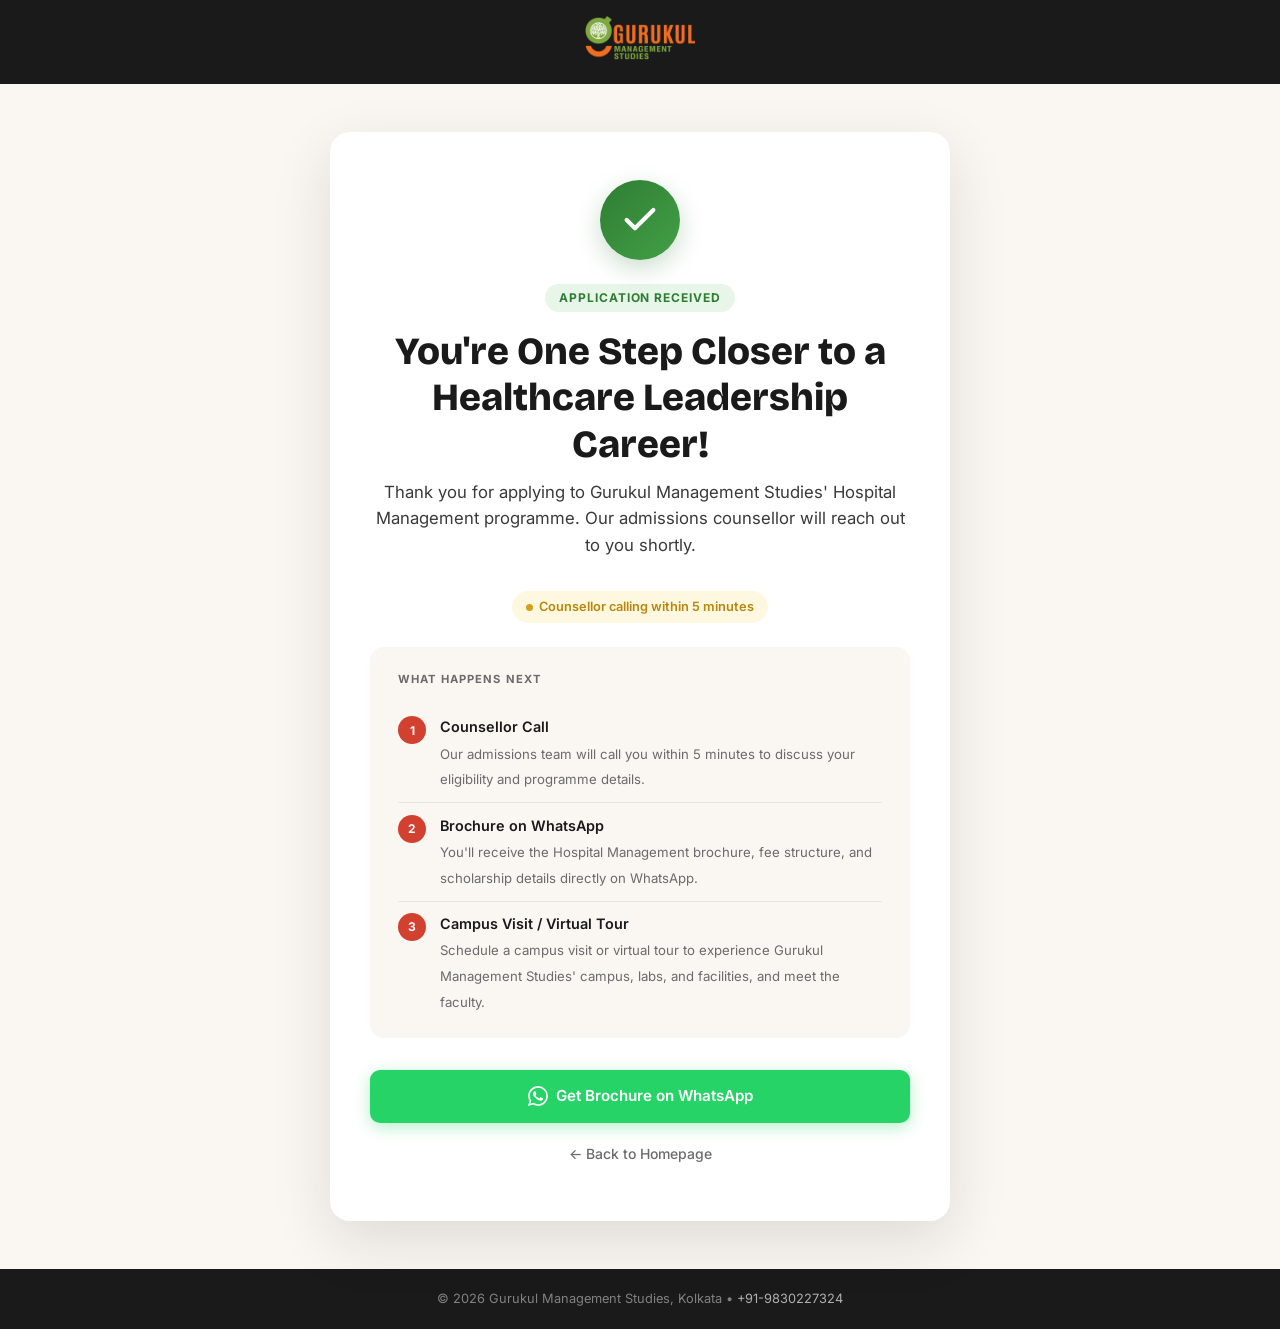
<file: thankyou.html>
<!DOCTYPE html>
<html lang="en">

<head>
  <!-- Google Tag Manager -->
  <script>(function (w, d, s, l, i) {
      w[l] = w[l] || []; w[l].push({
        'gtm.start':
          new Date().getTime(), event: 'gtm.js'
      }); var f = d.getElementsByTagName(s)[0],
        j = d.createElement(s), dl = l != 'dataLayer' ? '&l=' + l : ''; j.async = true; j.src =
          'https://www.googletagmanager.com/gtm.js?id=' + i + dl; f.parentNode.insertBefore(j, f);
    })(window, document, 'script', 'dataLayer', 'GTM-M75GKJQ');</script>
  <!-- End Google Tag Manager -->

  <meta charset="UTF-8">
  <meta name="viewport" content="width=device-width, initial-scale=1.0">
  <title>Application Received — Gurukul Management Studies | Hospital Management Admissions 2026-27
  </title>
  <meta name="robots" content="noindex, nofollow">

  <!-- Google Fonts -->
  <link rel="preconnect" href="https://fonts.googleapis.com">
  <link rel="preconnect" href="https://fonts.gstatic.com" crossorigin>
  <link
    href="https://fonts.googleapis.com/css2?family=Playfair+Display:wght@600;700;800&family=Inter:wght@400;500;600;700&family=Bricolage+Grotesque:opsz,wght@12..96,600;12..96,700;12..96,800&display=swap"
    rel="stylesheet">

  <style>
    :root {
      --sbihm-red: #D24130;
      --sbihm-red-dark: #A0341F;
      --sbihm-red-soft: #F8E5E1;
      --sbihm-black: #1A1A1A;
      --sbihm-charcoal: #3A3A3A;
      --sbihm-gold: #D4A017;
      --sbihm-gold-light: #F0D17A;
      --sbihm-cream: #FAF7F2;
      --sbihm-paper: #FFFFFF;
      --sbihm-line: #E8E5DD;
      --sbihm-mute: #6B6B6B;
      --sbihm-success: #2E7D32;
      --sbihm-shadow: 0 8px 30px rgba(26, 26, 26, 0.08);
      --sbihm-shadow-lg: 0 20px 60px rgba(26, 26, 26, 0.12);
      --font-display: 'Bricolage Grotesque', 'Playfair Display', Georgia, serif;
      --font-serif: 'Playfair Display', Georgia, serif;
      --font-body: 'Inter', -apple-system, BlinkMacSystemFont, sans-serif;
    }

    *,
    *::before,
    *::after {
      box-sizing: border-box;
      margin: 0;
      padding: 0;
    }

    body {
      font-family: var(--font-body);
      color: var(--sbihm-black);
      background: var(--sbihm-cream);
      line-height: 1.6;
      min-height: 100vh;
      display: flex;
      flex-direction: column;
    }

    /* ── Header ── */
    .ty-header {
      background: var(--sbihm-black);
      padding: 1rem 1.5rem;
      display: flex;
      align-items: center;
      justify-content: center;
    }

    .ty-header img {
      height: 44px;
      width: auto;
    }

    /* ── Main ── */
    .ty-main {
      flex: 1;
      display: flex;
      align-items: center;
      justify-content: center;
      padding: 3rem 1.5rem;
    }

    .ty-card {
      background: var(--sbihm-paper);
      border-radius: 20px;
      box-shadow: var(--sbihm-shadow-lg);
      max-width: 620px;
      width: 100%;
      padding: 3rem 2.5rem;
      text-align: center;
      animation: ty-enter 0.5s cubic-bezier(0.22, 1, 0.36, 1) both;
    }

    @keyframes ty-enter {
      from {
        opacity: 0;
        transform: translateY(24px);
      }

      to {
        opacity: 1;
        transform: translateY(0);
      }
    }

    /* ── Check icon ── */
    .ty-icon-wrap {
      width: 80px;
      height: 80px;
      border-radius: 50%;
      background: linear-gradient(135deg, #2E7D32 0%, #43A047 100%);
      display: flex;
      align-items: center;
      justify-content: center;
      margin: 0 auto 1.5rem;
      box-shadow: 0 8px 24px rgba(46, 125, 50, 0.25);
      animation: ty-pop 0.5s 0.25s cubic-bezier(0.34, 1.56, 0.64, 1) both;
    }

    @keyframes ty-pop {
      from {
        transform: scale(0.5);
        opacity: 0;
      }

      to {
        transform: scale(1);
        opacity: 1;
      }
    }

    .ty-icon-wrap svg {
      width: 40px;
      height: 40px;
      stroke: #fff;
    }

    /* ── Heading ── */
    .ty-badge {
      display: inline-block;
      background: #E8F5E9;
      color: var(--sbihm-success);
      font-size: 0.75rem;
      font-weight: 700;
      letter-spacing: 0.08em;
      text-transform: uppercase;
      padding: 0.3rem 0.85rem;
      border-radius: 20px;
      margin-bottom: 1rem;
    }

    .ty-heading {
      font-family: var(--font-display);
      font-size: clamp(1.75rem, 4vw, 2.4rem);
      font-weight: 800;
      color: var(--sbihm-black);
      line-height: 1.2;
      margin-bottom: 0.75rem;
    }

    .ty-subheading {
      font-size: 1.05rem;
      color: var(--sbihm-charcoal);
      margin-bottom: 2rem;
    }

    /* ── Steps ── */
    .ty-steps {
      background: var(--sbihm-cream);
      border-radius: 14px;
      padding: 1.5rem 1.75rem;
      margin-bottom: 2rem;
      text-align: left;
    }

    .ty-steps__title {
      font-size: 0.7rem;
      font-weight: 700;
      letter-spacing: 0.1em;
      text-transform: uppercase;
      color: var(--sbihm-mute);
      margin-bottom: 1rem;
    }

    .ty-step {
      display: flex;
      align-items: flex-start;
      gap: 0.85rem;
      padding: 0.65rem 0;
      border-bottom: 1px solid var(--sbihm-line);
    }

    .ty-step:last-child {
      border-bottom: none;
      padding-bottom: 0;
    }

    .ty-step__num {
      flex-shrink: 0;
      width: 28px;
      height: 28px;
      border-radius: 50%;
      background: var(--sbihm-red);
      color: #fff;
      font-size: 0.75rem;
      font-weight: 700;
      display: flex;
      align-items: center;
      justify-content: center;
      margin-top: 1px;
    }

    .ty-step__text strong {
      display: block;
      font-size: 0.9rem;
      font-weight: 600;
      color: var(--sbihm-black);
      margin-bottom: 0.15rem;
    }

    .ty-step__text span {
      font-size: 0.825rem;
      color: var(--sbihm-mute);
    }

    /* ── CTAs ── */
    .ty-actions {
      display: flex;
      flex-direction: column;
      gap: 0.75rem;
    }

    .ty-btn {
      display: inline-flex;
      align-items: center;
      justify-content: center;
      gap: 0.5rem;
      padding: 0.875rem 1.75rem;
      border-radius: 10px;
      font-family: var(--font-body);
      font-size: 0.95rem;
      font-weight: 600;
      text-decoration: none;
      cursor: pointer;
      border: none;
      transition: transform 0.15s, box-shadow 0.15s;
    }

    .ty-btn:hover {
      transform: translateY(-2px);
    }

    .ty-btn--whatsapp {
      background: #25D366;
      color: #fff;
      box-shadow: 0 4px 16px rgba(37, 211, 102, 0.35);
    }

    .ty-btn--whatsapp:hover {
      box-shadow: 0 8px 24px rgba(37, 211, 102, 0.45);
    }

    .ty-btn--back {
      background: transparent;
      color: var(--sbihm-mute);
      font-size: 0.875rem;
      font-weight: 500;
      padding: 0.5rem 1rem;
    }

    .ty-btn--back:hover {
      color: var(--sbihm-black);
      transform: none;
    }

    /* ── Footer ── */
    .ty-footer {
      background: var(--sbihm-black);
      padding: 1.25rem 1.5rem;
      text-align: center;
    }

    .ty-footer p {
      font-size: 0.8rem;
      color: rgba(255, 255, 255, 0.45);
    }

    .ty-footer a {
      color: rgba(255, 255, 255, 0.65);
      text-decoration: none;
    }

    .ty-footer a:hover {
      color: #fff;
    }

    /* ── Countdown ── */
    .ty-countdown {
      display: inline-flex;
      align-items: center;
      gap: 0.4rem;
      background: #FFF8E1;
      color: #B8860B;
      font-size: 0.8rem;
      font-weight: 600;
      padding: 0.35rem 0.85rem;
      border-radius: 20px;
      margin-bottom: 1.5rem;
    }

    .ty-countdown__dot {
      width: 7px;
      height: 7px;
      border-radius: 50%;
      background: #D4A017;
      animation: pulse 1.2s ease-in-out infinite;
    }

    @keyframes pulse {

      0%,
      100% {
        opacity: 1;
        transform: scale(1);
      }

      50% {
        opacity: 0.4;
        transform: scale(0.8);
      }
    }

    /* ── Responsive ── */
    @media (max-width: 480px) {
      .ty-card {
        padding: 2rem 1.25rem;
        border-radius: 14px;
      }
    }
  </style>
</head>

<body>

  <!-- Google Tag Manager (noscript) -->
  <noscript><iframe src="https://www.googletagmanager.com/ns.html?id=GTM-M75GKJQ" height="0" width="0"
      style="display:none;visibility:hidden"></iframe></noscript>
  <!-- End Google Tag Manager (noscript) -->

  <!-- Header -->
  <header class="ty-header">
    <a href="index.html" aria-label="Gurukul Management Studies Home">
      <img src="assets/images/gurukul_logo.png" alt="Gurukul Management Studies" width="200" height="44"
        loading="eager">
    </a>
  </header>

  <!-- Main content -->
  <main class="ty-main" id="main-content">
    <div class="ty-card">

      <!-- Success icon -->
      <div class="ty-icon-wrap" aria-hidden="true">
        <svg viewBox="0 0 24 24" fill="none" stroke-width="2.5" stroke-linecap="round" stroke-linejoin="round">
          <polyline points="20 6 9 17 4 12" />
        </svg>
      </div>

      <!-- Badge -->
      <div class="ty-badge">Application Received</div>

      <!-- Heading -->
      <h1 class="ty-heading">You're One Step Closer to a Healthcare Leadership Career!</h1>
      <p class="ty-subheading">Thank you for applying to Gurukul Management Studies' Hospital Management
        programme. Our admissions counsellor will reach out to you shortly.</p>

      <!-- Countdown pill -->
      <div class="ty-countdown">
        <span class="ty-countdown__dot"></span>
        Counsellor calling within 5 minutes
      </div>

      <!-- What happens next -->
      <div class="ty-steps">
        <p class="ty-steps__title">What happens next</p>

        <div class="ty-step">
          <div class="ty-step__num">1</div>
          <div class="ty-step__text">
            <strong>Counsellor Call</strong>
            <span>Our admissions team will call you within 5 minutes to discuss your eligibility and programme
              details.</span>
          </div>
        </div>

        <div class="ty-step">
          <div class="ty-step__num">2</div>
          <div class="ty-step__text">
            <strong>Brochure on WhatsApp</strong>
            <span>You'll receive the Hospital Management brochure, fee structure, and scholarship details
              directly on WhatsApp.</span>
          </div>
        </div>

        <div class="ty-step">
          <div class="ty-step__num">3</div>
          <div class="ty-step__text">
            <strong>Campus Visit / Virtual Tour</strong>
            <span>Schedule a campus visit or virtual tour to experience Gurukul Management Studies' campus, labs, and
              facilities, and meet the faculty.</span>
          </div>
        </div>
      </div>

      <!-- CTA buttons -->
      <div class="ty-actions">
        <a href="https://wa.me/919830390636?text=Hi%2C%20I%20just%20applied%20for%20Hospital%20Management%20at%20Gurukul%20Management%20Studies.%20Please%20share%20the%20brochure."
          class="ty-btn ty-btn--whatsapp" target="_blank" rel="noopener noreferrer">
          <svg viewBox="0 0 24 24" fill="currentColor" width="20" height="20" aria-hidden="true">
            <path
              d="M17.472 14.382c-.297-.149-1.758-.867-2.03-.967-.273-.099-.471-.148-.67.15-.197.297-.767.966-.94 1.164-.173.199-.347.223-.644.075-.297-.15-1.255-.463-2.39-1.475-.883-.788-1.48-1.761-1.653-2.059-.173-.297-.018-.458.13-.606.134-.133.298-.347.446-.52.149-.174.198-.298.298-.497.099-.198.05-.371-.025-.52-.075-.149-.669-1.612-.916-2.207-.242-.579-.487-.5-.669-.51-.173-.008-.371-.01-.57-.01-.198 0-.52.074-.792.372-.272.297-1.04 1.016-1.04 2.479 0 1.462 1.065 2.875 1.213 3.074.149.198 2.096 3.2 5.077 4.487.709.306 1.262.489 1.694.625.712.227 1.36.195 1.871.118.571-.085 1.758-.719 2.006-1.413.248-.694.248-1.289.173-1.413-.074-.124-.272-.198-.57-.347m-5.421 7.403h-.004a9.87 9.87 0 01-5.031-1.378l-.361-.214-3.741.982.998-3.648-.235-.374a9.86 9.86 0 01-1.51-5.26c.001-5.45 4.436-9.884 9.888-9.884 2.64 0 5.122 1.03 6.988 2.898a9.825 9.825 0 012.893 6.994c-.003 5.45-4.437 9.884-9.885 9.884m8.413-18.297A11.815 11.815 0 0012.05 0C5.495 0 .16 5.335.157 11.892c0 2.096.547 4.142 1.588 5.945L.057 24l6.305-1.654a11.882 11.882 0 005.683 1.448h.005c6.554 0 11.89-5.335 11.893-11.893a11.821 11.821 0 00-3.48-8.413z" />
          </svg>
          Get Brochure on WhatsApp
        </a>

        <a href="index.html" class="ty-btn ty-btn--back">
          ← Back to Homepage
        </a>
      </div>

    </div>
  </main>

  <!-- Footer -->
  <footer class="ty-footer">
    <p>
      &copy; 2026 Gurukul Management Studies, Kolkata &bull;
      <a href="tel:+919830227324">+91-9830227324</a>
    </p>
  </footer>

  <script>
    // Fire GTM conversion event when thank-you page loads
    window.dataLayer = window.dataLayer || [];
    window.dataLayer.push({
      event: 'thank_you_page_view',
      page_type: 'thank_you',
    });
  </script>
</body>

</html>
</file>
